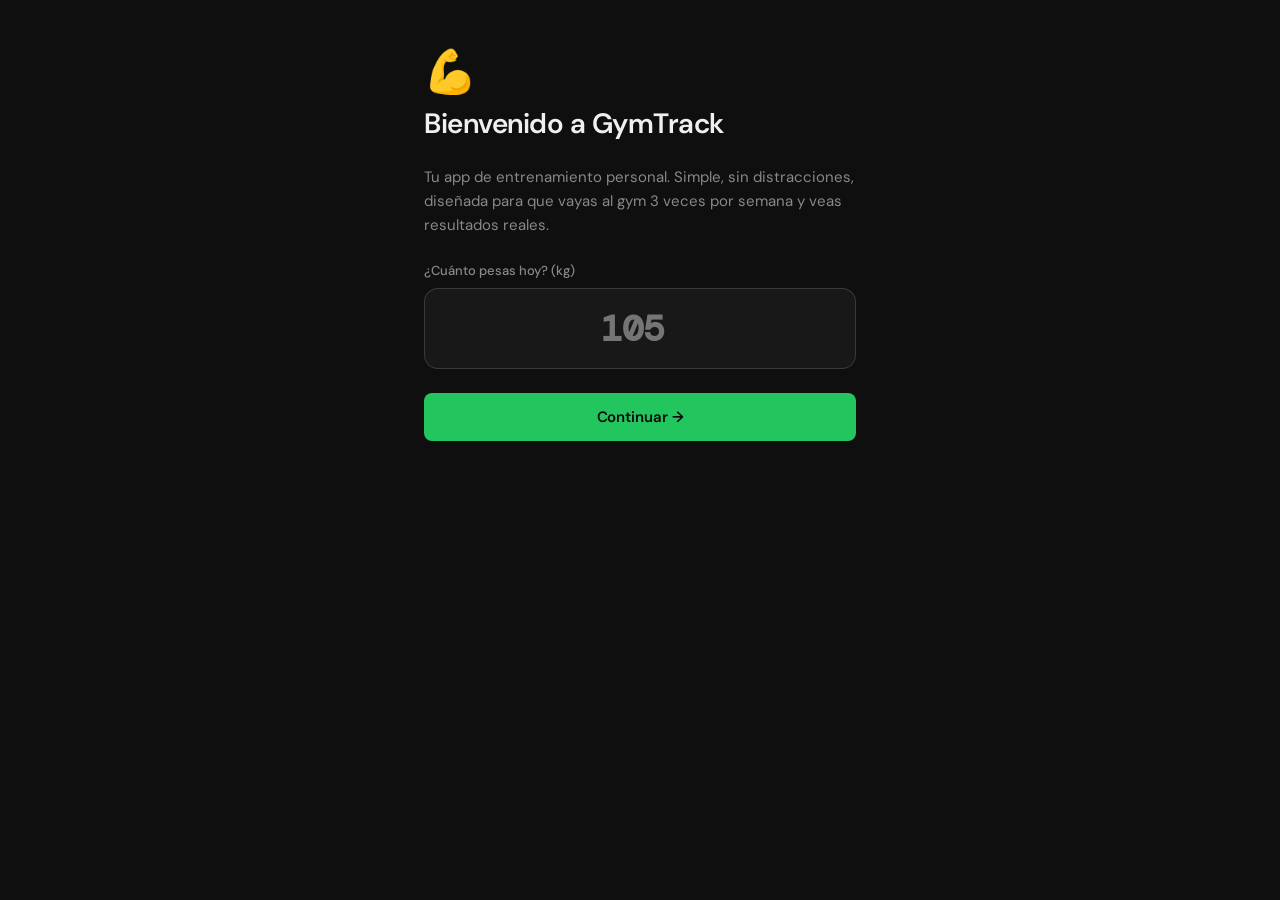
<file: gymtrack.html>
<!DOCTYPE html>
<html lang="es">
<head>
<meta charset="UTF-8"/>
<meta name="viewport" content="width=device-width, initial-scale=1, viewport-fit=cover"/>
<meta name="apple-mobile-web-app-capable" content="yes"/>
<meta name="apple-mobile-web-app-status-bar-style" content="black-translucent"/>
<meta name="apple-mobile-web-app-title" content="GymTrack"/>
<meta name="theme-color" content="#0a0a0a"/>
<title>GymTrack</title>
<link rel="preconnect" href="https://fonts.googleapis.com"/>
<link href="https://fonts.googleapis.com/css2?family=DM+Sans:wght@300;400;500;600&family=DM+Mono:wght@400;500&display=swap" rel="stylesheet"/>
<style>
:root {
  --bg: #0f0f0f;
  --bg2: #181818;
  --bg3: #222;
  --border: rgba(255,255,255,0.08);
  --border2: rgba(255,255,255,0.14);
  --text: #f0f0f0;
  --text2: #888;
  --text3: #555;
  --green: #22c55e;
  --green-dim: rgba(34,197,94,0.12);
  --green-dim2: rgba(34,197,94,0.2);
  --red: #ef4444;
  --blue: #3b82f6;
  --amber: #f59e0b;
  --pink: #ec4899;
  --radius: 14px;
  --radius-sm: 8px;
  --safe-top: env(safe-area-inset-top, 0px);
  --safe-bot: env(safe-area-inset-bottom, 0px);
}
* { box-sizing: border-box; margin: 0; padding: 0; -webkit-tap-highlight-color: transparent; }
html, body { height: 100%; background: var(--bg); color: var(--text); font-family: 'DM Sans', sans-serif; font-size: 15px; line-height: 1.5; overscroll-behavior: none; }
button { font-family: inherit; cursor: pointer; border: none; background: none; color: inherit; }
input { font-family: inherit; }

/* ── APP SHELL ── */
#app { display: flex; flex-direction: column; height: 100vh; max-width: 480px; margin: 0 auto; position: relative; overflow: hidden; }
#screen { flex: 1; overflow-y: auto; overflow-x: hidden; -webkit-overflow-scrolling: touch; padding-bottom: calc(68px + var(--safe-bot)); }
#screen::-webkit-scrollbar { display: none; }

/* ── BOTTOM NAV ── */
.botbar { position: absolute; bottom: 0; left: 0; right: 0; height: calc(60px + var(--safe-bot)); padding-bottom: var(--safe-bot); display: flex; background: rgba(15,15,15,0.92); backdrop-filter: blur(20px); border-top: 1px solid var(--border); z-index: 100; }
.bb { flex: 1; display: flex; flex-direction: column; align-items: center; justify-content: center; gap: 4px; color: var(--text3); font-size: 10px; font-weight: 500; letter-spacing: .3px; text-transform: uppercase; transition: color .2s; }
.bb.on { color: var(--green); }
.bb svg { width: 22px; height: 22px; }
.bb .dot { width: 4px; height: 4px; border-radius: 50%; background: var(--green); display: none; margin-top: -2px; }
.bb.on .dot { display: block; }

/* ── TOPBAR ── */
.topbar { padding: calc(var(--safe-top) + 18px) 20px 14px; border-bottom: 1px solid var(--border); }
.topbar-row { display: flex; align-items: center; justify-content: space-between; }
.topbar h1 { font-size: 20px; font-weight: 600; letter-spacing: -.3px; }
.topbar .sub { font-size: 13px; color: var(--text2); margin-top: 3px; }

/* ── CARDS ── */
.card { background: var(--bg2); border: 1px solid var(--border); border-radius: var(--radius); padding: 16px; margin: 0 14px 10px; }
.card-label { font-size: 10px; font-weight: 600; color: var(--text3); text-transform: uppercase; letter-spacing: 1px; margin-bottom: 10px; }

/* ── METRICS ── */
.mrow { display: grid; grid-template-columns: 1fr 1fr 1fr; gap: 8px; margin: 0 14px 10px; }
.met { background: var(--bg2); border: 1px solid var(--border); border-radius: var(--radius-sm); padding: 12px 10px; text-align: center; }
.mval { font-size: 22px; font-weight: 600; line-height: 1; font-variant-numeric: tabular-nums; }
.mlbl { font-size: 10px; color: var(--text2); margin-top: 4px; text-transform: uppercase; letter-spacing: .5px; }

/* ── PROGRESS BAR ── */
.pbar { background: var(--bg3); border-radius: 20px; height: 4px; overflow: hidden; }
.pinner { height: 4px; background: var(--green); border-radius: 20px; transition: width .5s cubic-bezier(.4,0,.2,1); }

/* ── WEEK DOTS ── */
.wgrid { display: grid; grid-template-columns: repeat(7,1fr); gap: 4px; margin-top: 10px; }
.dd { height: 34px; border-radius: 8px; display: flex; flex-direction: column; align-items: center; justify-content: center; font-size: 10px; font-weight: 600; gap: 2px; text-transform: uppercase; letter-spacing: .3px; }
.dd.done { background: var(--green-dim2); color: var(--green); border: 1px solid rgba(34,197,94,.3); }
.dd.plan { background: var(--bg3); color: var(--text2); border: 1px solid var(--border); }
.dd.rest { color: var(--text3); }
.dd.today { border: 1px solid var(--green); color: var(--green); background: var(--bg3); }

/* ── EXERCISE CARDS ── */
.excard { border: 1px solid var(--border); border-radius: var(--radius); margin: 0 14px 8px; overflow: hidden; transition: border-color .2s; }
.excard.open { border-color: var(--border2); }
.exh { padding: 13px 14px; display: flex; align-items: center; gap: 11px; cursor: pointer; user-select: none; }
.exic { width: 38px; height: 38px; border-radius: 10px; background: var(--bg3); display: flex; align-items: center; justify-content: center; font-size: 18px; flex-shrink: 0; }
.exin { flex: 1; min-width: 0; }
.exn { font-size: 14px; font-weight: 500; white-space: nowrap; overflow: hidden; text-overflow: ellipsis; }
.exm { font-size: 12px; color: var(--text2); margin-top: 1px; }
.exarrow { font-size: 14px; color: var(--text3); transition: transform .2s; }
.excard.open .exarrow { transform: rotate(180deg); }
.exdone { font-size: 18px; }
.exb { padding: 12px 14px 14px; border-top: 1px solid var(--border); background: #141414; }

/* ── TIP BOX ── */
.tip { font-size: 12px; color: var(--text2); line-height: 1.6; padding: 10px 12px; background: rgba(34,197,94,.06); border-radius: var(--radius-sm); border-left: 2px solid var(--green); margin-bottom: 12px; }

/* ── SET BUTTONS ── */
.srow { display: flex; gap: 8px; margin-bottom: 12px; }
.sb { width: 40px; height: 40px; border-radius: 50%; border: 1px solid var(--border2); background: var(--bg3); font-size: 13px; font-weight: 600; color: var(--text2); transition: all .15s; }
.sb.on { background: var(--green); color: #fff; border-color: var(--green); }

/* ── INPUTS ── */
.irow { display: flex; gap: 8px; align-items: center; margin-bottom: 8px; }
.irow label { font-size: 12px; color: var(--text2); width: 40px; flex-shrink: 0; }
.irow input, .inp { flex: 1; padding: 9px 12px; border: 1px solid var(--border2); border-radius: var(--radius-sm); background: var(--bg3); color: var(--text); font-size: 14px; font-family: 'DM Mono', monospace; outline: none; transition: border-color .2s; }
.irow input:focus, .inp:focus { border-color: var(--green); }

/* ── SUGGESTION BOX ── */
.sug { padding: 10px 12px; border-radius: var(--radius-sm); font-size: 13px; line-height: 1.5; margin-bottom: 8px; }
.sug.up { background: rgba(34,197,94,.1); color: #86efac; border: 1px solid rgba(34,197,94,.2); }
.sug.ok { background: rgba(59,130,246,.1); color: #93c5fd; border: 1px solid rgba(59,130,246,.2); }
.sug.dn { background: rgba(245,158,11,.1); color: #fcd34d; border: 1px solid rgba(245,158,11,.2); }

/* ── BUTTONS ── */
.btn { display: block; width: 100%; padding: 14px; border-radius: var(--radius-sm); font-size: 15px; font-weight: 600; transition: all .15s; letter-spacing: -.1px; }
.bp { background: var(--green); color: #0a0a0a; }
.bp:active { background: #16a34a; transform: scale(.98); }
.bs { background: var(--bg3); color: var(--text); border: 1px solid var(--border2); }
.bs:active { background: var(--bg2); }
.pill { display: inline-flex; padding: 4px 12px; border-radius: 20px; font-size: 12px; font-weight: 600; letter-spacing: .3px; text-transform: uppercase; }
.pa { background: rgba(59,130,246,.15); color: #93c5fd; }
.pb { background: rgba(236,72,153,.15); color: #f9a8d4; }
.pc { background: rgba(34,197,94,.15); color: #86efac; }

/* ── SPARKLINE ── */
.carea { height: 100px; margin-top: 8px; }
.carea svg { width: 100%; height: 100%; }

/* ── TABS ── */
.tabs { display: flex; background: var(--bg3); border-radius: var(--radius-sm); margin: 12px 14px; padding: 3px; gap: 3px; }
.tab { flex: 1; padding: 9px 4px; border-radius: 6px; font-size: 13px; font-weight: 600; color: var(--text2); transition: all .15s; }
.tab.on { background: var(--bg2); color: var(--text); border: 1px solid var(--border2); }

/* ── ONBOARDING ── */
#onboarding { position: fixed; inset: 0; background: var(--bg); z-index: 999; display: flex; flex-direction: column; overflow-y: auto; padding: calc(var(--safe-top) + 40px) 24px calc(var(--safe-bot) + 40px); max-width: 480px; margin: 0 auto; }
.ob-step { display: none; flex-direction: column; gap: 24px; animation: fadeUp .3s ease; }
.ob-step.active { display: flex; }
@keyframes fadeUp { from { opacity: 0; transform: translateY(16px); } to { opacity: 1; transform: translateY(0); } }
.ob-logo { font-size: 42px; margin-bottom: 4px; }
.ob-title { font-size: 28px; font-weight: 600; letter-spacing: -.5px; line-height: 1.2; }
.ob-sub { font-size: 15px; color: var(--text2); line-height: 1.6; }
.ob-label { font-size: 13px; font-weight: 500; color: var(--text2); margin-bottom: 8px; }
.ob-input { width: 100%; padding: 16px; border: 1px solid var(--border2); border-radius: var(--radius); background: var(--bg2); color: var(--text); font-size: 18px; font-family: 'DM Mono', monospace; font-weight: 500; outline: none; text-align: center; transition: border-color .2s; }
.ob-input:focus { border-color: var(--green); }
.ob-input.big { font-size: 36px; font-weight: 600; letter-spacing: -1px; }
.ob-days { display: grid; grid-template-columns: 1fr 1fr 1fr; gap: 8px; }
.ob-day { padding: 14px 8px; border: 1px solid var(--border2); border-radius: var(--radius); background: var(--bg2); font-size: 13px; font-weight: 600; color: var(--text2); text-align: center; transition: all .2s; }
.ob-day.sel { border-color: var(--green); background: var(--green-dim2); color: var(--green); }
.ob-day .day-icon { font-size: 22px; margin-bottom: 4px; }
.ob-day .day-name { font-size: 13px; font-weight: 600; }
.ob-day .day-focus { font-size: 10px; color: var(--text2); margin-top: 2px; font-weight: 400; }
.ob-day.sel .day-focus { color: rgba(34,197,94,.7); }
.ob-note { font-size: 12px; color: var(--text3); line-height: 1.5; }

/* ── MODAL ── */
.mover { position: fixed; inset: 0; background: rgba(0,0,0,.7); display: flex; align-items: flex-end; z-index: 200; backdrop-filter: blur(4px); }
.modal { background: var(--bg2); border-radius: var(--radius) var(--radius) 0 0; padding: 20px 20px calc(20px + var(--safe-bot)); width: 100%; border-top: 1px solid var(--border); }
.modal h3 { font-size: 17px; font-weight: 600; margin-bottom: 14px; }

/* ── EMPTY STATE ── */
.empty { text-align: center; padding: 32px 20px; }
.empty .eic { font-size: 40px; margin-bottom: 12px; }
.empty p { font-size: 14px; color: var(--text2); line-height: 1.6; }

/* ── SECTION HEADING ── */
.sh { font-size: 10px; font-weight: 600; color: var(--text3); text-transform: uppercase; letter-spacing: 1px; margin: 16px 14px 8px; }
</style>
</head>
<body>

<!-- ONBOARDING -->
<div id="onboarding">

  <!-- Step 1: Welcome -->
  <div class="ob-step active" id="ob1">
    <div>
      <div class="ob-logo">💪</div>
      <div class="ob-title">Bienvenido a GymTrack</div>
    </div>
    <div class="ob-sub">Tu app de entrenamiento personal. Simple, sin distracciones, diseñada para que vayas al gym 3 veces por semana y veas resultados reales.</div>
    <div>
      <div class="ob-label">¿Cuánto pesas hoy? (kg)</div>
      <input class="ob-input big" id="ob-weight" type="number" placeholder="105" step="0.1" inputmode="decimal"/>
    </div>
    <button class="btn bp" onclick="obNext1()">Continuar →</button>
  </div>

  <!-- Step 2: Choose starting day -->
  <div class="ob-step" id="ob2">
    <div>
      <div class="ob-title">¿Con qué día empezamos hoy?</div>
      <div class="ob-sub" style="margin-top:8px">Elige el entrenamiento que harás en tu primera sesión.</div>
    </div>
    <div class="ob-days">
      <div class="ob-day sel" id="sel-A" onclick="selDay('A')">
        <div class="day-icon">🦵</div>
        <div class="day-name">Día A</div>
        <div class="day-focus">Piernas + abdomen</div>
      </div>
      <div class="ob-day" id="sel-B" onclick="selDay('B')">
        <div class="day-icon">🏋️</div>
        <div class="day-name">Día B</div>
        <div class="day-focus">Pecho + hombros</div>
      </div>
      <div class="ob-day" id="sel-C" onclick="selDay('C')">
        <div class="day-icon">🚣</div>
        <div class="day-name">Día C</div>
        <div class="day-focus">Espalda + bíceps</div>
      </div>
    </div>
    <div class="ob-note">El orden A → B → C se rotará automáticamente cada semana. Puedes empezar con cualquiera.</div>
    <button class="btn bp" onclick="obFinish()">Empezar a entrenar →</button>
  </div>

</div>

<!-- MAIN APP -->
<div id="app" style="display:none">
  <div id="screen"></div>
  <nav class="botbar">
    <button class="bb on" id="nb-dash" onclick="go('dash')">
      <svg viewBox="0 0 24 24" fill="none" stroke="currentColor" stroke-width="1.8"><rect x="3" y="3" width="7" height="7" rx="1.5"/><rect x="14" y="3" width="7" height="7" rx="1.5"/><rect x="3" y="14" width="7" height="7" rx="1.5"/><rect x="14" y="14" width="7" height="7" rx="1.5"/></svg>
      Inicio
      <div class="dot"></div>
    </button>
    <button class="bb" id="nb-workout" onclick="go('workout')">
      <svg viewBox="0 0 24 24" fill="none" stroke="currentColor" stroke-width="1.8"><path d="M6 4v16M18 4v16M3 8h4M17 8h4M3 16h4M17 16h4"/></svg>
      Entreno
      <div class="dot"></div>
    </button>
    <button class="bb" id="nb-prog" onclick="go('prog')">
      <svg viewBox="0 0 24 24" fill="none" stroke="currentColor" stroke-width="1.8"><polyline points="22,12 18,12 15,21 9,3 6,12 2,12"/></svg>
      Progreso
      <div class="dot"></div>
    </button>
  </nav>
</div>

<script>
// ── TRAINING PLAN ──
const PLAN = {
  A:{label:'Día A',focus:'Piernas + abdomen',pill:'pa',ex:[
    {id:'a1',n:'Calentamiento — caminadora',ic:'🚶',eq:'Caminadora',s:1,r:'8 min',tip:'4–5 km/h sin inclinación. El objetivo es entrar en calor, no cansarse. Respira tranquilo.',cardio:true},
    {id:'a2',n:'Sentadilla en Smith',ic:'🏋️',eq:'Smith machine + banco',s:3,r:12,tip:'Pies al ancho de hombros. Barra en la parte alta de la espalda. Baja hasta que los muslos queden paralelos al piso. Empuja desde los talones. Deja 2 reps en reserva.'},
    {id:'a3',n:'Extensión de cuádriceps',ic:'🦵',eq:'Máquina de extensión',s:3,r:12,tip:'Ajusta el asiento para que la rodilla quede alineada con el pivote. Sube en 2s, baja en 3s. No bloquees la rodilla arriba.'},
    {id:'a4',n:'Curl de femoral',ic:'🦿',eq:'Máquina de curl femoral',s:3,r:12,tip:'Dobla hasta que los talones casi toquen los glúteos. Sostén 1s arriba. Controla el regreso — no dejes que caiga solo.'},
    {id:'a5',n:'Crunch en cable',ic:'⚡',eq:'Cable dual',s:3,r:15,tip:'Cuerda en polea alta, arrodíllado de cara al cable. Jala los codos hacia las rodillas curvando la columna — no las caderas. Siente el abdomen contraerse.'},
    {id:'a6',n:'Cardio — caminadora',ic:'🏃',eq:'Caminadora',s:1,r:'15 min',tip:'Inclinación 3–5%, 5 km/h. Respiración constante. Este es tu tiempo de quema de grasa — mantenlo manejable.',cardio:true},
  ]},
  B:{label:'Día B',focus:'Empuje — pecho, hombros, tríceps',pill:'pb',ex:[
    {id:'b1',n:'Calentamiento — caminadora',ic:'🚶',eq:'Caminadora',s:1,r:'8 min',tip:'4–5 km/h. Mueve los brazos. Aumenta el ritmo gradualmente después de 3 minutos.',cardio:true},
    {id:'b2',n:'Press inclinado en Smith',ic:'🏋️',eq:'Smith machine + banco',s:3,r:10,tip:'Banco a 30–45°. Barra al pecho superior. Empuja hacia arriba. Pies planos en el piso. Aprieta el pecho arriba. Deja 2 reps en reserva.'},
    {id:'b3',n:'Aperturas en máquina',ic:'🤸',eq:'Máquina de aperturas',s:3,r:12,tip:'Siente el estiramiento al abrir — no vayas rápido. Cierra hasta que los mangos casi se toquen. No necesitas mucho peso aquí.'},
    {id:'b4',n:'Elevación lateral en cable',ic:'⚡',eq:'Cable dual',s:3,r:12,tip:'Un brazo a la vez, cable abajo. Levanta el brazo hacia afuera hasta el nivel del hombro solamente. Codo ligeramente doblado. Muy poco peso.'},
    {id:'b5',n:'Jalón de tríceps en cable',ic:'⬇️',eq:'Cable dual',s:3,r:12,tip:'Cuerda o barra recta. Los codos se quedan pegados a los costados. Empuja hasta que los brazos queden rectos. Aprieta abajo. Controla el regreso.'},
    {id:'b6',n:'Cardio — caminadora',ic:'🏃',eq:'Caminadora',s:1,r:'15 min',tip:'Inclinación 3–5%, 5 km/h. Ritmo de enfriamiento activo. Lo hiciste bien.',cardio:true},
  ]},
  C:{label:'Día C',focus:'Jale — espalda y bíceps',pill:'pc',ex:[
    {id:'c1',n:'Calentamiento — caminadora',ic:'🚶',eq:'Caminadora',s:1,r:'8 min',tip:'Camina suave. Haz círculos con los hombros — hoy es día de jalar.',cardio:true},
    {id:'c2',n:'Jalón al pecho',ic:'🏋️',eq:'Jalón / remo sentado',s:3,r:12,tip:'Agarre un poco más ancho que los hombros. Jala la barra al pecho superior. Inclínate un poco hacia atrás. No balancees. La espalda hace el trabajo, no los brazos.'},
    {id:'c3',n:'Remo sentado en máquina',ic:'🚣',eq:'Jalón / remo sentado',s:3,r:12,tip:'Siéntate erguido. Jala el agarre hacia el ombligo. Aprieta los omóplatos al final del movimiento. Regreso lento — 3 segundos.'},
    {id:'c4',n:'Remo con mancuerna',ic:'💪',eq:'Mancuernas',s:3,r:10,tip:'Apóyate en el banco con una mano y una rodilla. Jala la mancuerna hacia la cadera — no hacia el hombro. El codo va directo hacia atrás.'},
    {id:'c5',n:'Curl de bíceps en cable',ic:'⚡',eq:'Cable dual',s:3,r:12,tip:'Barra EZ o cuerda. De pie cerca del cable. Codos fijos a los costados. Sube completamente. Aprieta arriba. Controla el regreso. Poco peso, rango completo.'},
    {id:'c6',n:'Aperturas inversas en máquina',ic:'🔄',eq:'Máquina de aperturas/inversas',s:3,r:15,tip:'Usa la máquina de aperturas al revés o la pec-deck invertida. Aprieta los deltoides posteriores. Muy poco peso — busca la sensación, no el número.'},
    {id:'c7',n:'Cardio — caminadora',ic:'🏃',eq:'Caminadora',s:1,r:'15 min',tip:'Caminata con inclinación. Si te sientes con energía, prueba 1 minuto de trote suave, luego vuelve a caminar.',cardio:true},
  ]}
};

const DAY_ORDER = ['A','B','C'];

// ── STATE (persisted to localStorage) ──
function loadState() {
  try {
    const raw = localStorage.getItem('gymtrack_v3');
    if (raw) return JSON.parse(raw);
  } catch(e) {}
  return null;
}
function saveState() {
  localStorage.setItem('gymtrack_v3', JSON.stringify(S));
}

const defaults = {
  tab: 'dash',
  day: 'A',           // current workout tab
  nextDay: 'A',       // next session day
  open: null,
  logs: {},           // {exId: {w, r}}
  sets: {},           // {exId: {0:bool,1:bool,...}}
  weights: [],        // [{d: 'DD MMM', v: number, ts: timestamp}]
  sessions: [],       // [{day, date, ts}]
  strength: {},       // {exId: [{d, v, ts}]}
  wmodal: false,
  wnew: '',
  onboarded: false,
  startDay: 'A'
};

let S = Object.assign({}, defaults, loadState() || {});

// ── ONBOARDING ──
let obSelectedDay = 'A';
let obWeight = '';

function selDay(d) {
  obSelectedDay = d;
  ['A','B','C'].forEach(k => document.getElementById('sel-'+k).classList.toggle('sel', k===d));
}

function obNext1() {
  const v = parseFloat(document.getElementById('ob-weight').value);
  if (!v || v < 30 || v > 300) {
    document.getElementById('ob-weight').focus();
    document.getElementById('ob-weight').style.borderColor = '#ef4444';
    setTimeout(() => document.getElementById('ob-weight').style.borderColor = '', 1500);
    return;
  }
  obWeight = v;
  document.getElementById('ob1').classList.remove('active');
  document.getElementById('ob2').classList.add('active');
}

function obFinish() {
  const today = fmtDate(new Date());
  S.weights.push({ d: today, v: obWeight, ts: Date.now() });
  S.startDay = obSelectedDay;
  S.nextDay = obSelectedDay;
  S.day = obSelectedDay;
  S.onboarded = true;
  saveState();
  document.getElementById('onboarding').style.display = 'none';
  document.getElementById('app').style.display = 'flex';
  render();
}

function fmtDate(date) {
  const months = ['Ene','Feb','Mar','Abr','May','Jun','Jul','Ago','Sep','Oct','Nov','Dic'];
  return date.getDate() + ' ' + months[date.getMonth()];
}

// ── NAVIGATION ──
function go(tab) {
  S.tab = tab;
  ['dash','workout','prog'].forEach(t => document.getElementById('nb-'+t).classList.toggle('on', t===tab));
  render();
  saveState();
}

// ── SPARKLINE ──
function spark(data, color) {
  if (!data || data.length < 2) return `<div style="display:flex;align-items:center;justify-content:center;height:100%;color:var(--text3);font-size:12px">Necesitas al menos 2 registros para ver la gráfica</div>`;
  const vs = data.map(d => d.v);
  const mn = Math.min(...vs) - 0.5, mx = Math.max(...vs) + 0.5;
  const W = 300, H = 90;
  const px = (i) => (i / (data.length-1)) * (W-30) + 15;
  const py = (v) => H - 14 - ((v-mn)/(mx-mn)) * (H-30);
  const pts = data.map((d,i) => px(i)+','+py(d.v)).join(' ');
  const pathD = data.map((d,i) => (i===0?'M':'L')+px(i).toFixed(1)+','+py(d.v).toFixed(1)).join(' ');
  const areaD = pathD + ` L${px(data.length-1)},${H} L${px(0)},${H} Z`;
  return `<svg viewBox="0 0 ${W} ${H}" preserveAspectRatio="none">
    <defs><linearGradient id="g${color.replace('#','')}" x1="0" y1="0" x2="0" y2="1"><stop offset="0%" stop-color="${color}" stop-opacity=".25"/><stop offset="100%" stop-color="${color}" stop-opacity="0"/></linearGradient></defs>
    <path d="${areaD}" fill="url(#g${color.replace('#','')})" />
    <polyline points="${pts}" fill="none" stroke="${color}" stroke-width="2" stroke-linejoin="round" stroke-linecap="round"/>
    ${data.map((d,i) => {
      const x = px(i), y = py(d.v);
      return `<circle cx="${x}" cy="${y}" r="3.5" fill="${color}" stroke="var(--bg2)" stroke-width="1.5"/>
      <text x="${x}" y="${y-8}" text-anchor="middle" font-size="9" fill="${color}" font-family="DM Mono,monospace">${d.v}</text>`;
    }).join('')}
    ${data.map((d,i) => {
      const x = px(i);
      return `<text x="${x}" y="${H-2}" text-anchor="middle" font-size="8" fill="var(--text3)" font-family="DM Sans,sans-serif">${d.d}</text>`;
    }).join('')}
  </svg>`;
}

// ── PROGRESSION LOGIC ──
function getSug(id, sets, reps) {
  const c = S.sets[id] || {}, done = Object.values(c).filter(Boolean).length;
  if (done < sets) return null;
  const l = S.logs[id] || {}, w = parseFloat(l.w) || 0, r = parseInt(l.r) || 0, rt = parseInt(reps) || 12;
  if (!w) return null;
  if (r >= rt) return { t:'up', m:`¡Todo completado! Próxima sesión prueba con ${(w+2.5).toFixed(1)} kg (+2.5 kg). 🎯` };
  if (r > 0 && r < rt - 2) return { t:'dn', m:`Sin problema — mantén ${w} kg la próxima sesión hasta que las reps salgan limpias. ✊` };
  return { t:'ok', m:`Buen trabajo con ${w} kg. Mantén este peso la próxima sesión. 👍` };
}

// ── SET / LOG ACTIONS ──
function toggleSet(id, i) {
  if (!S.sets[id]) S.sets[id] = {};
  S.sets[id][i] = !S.sets[id][i];
  saveState(); render();
}
function updLog(id, f, v) {
  if (!S.logs[id]) S.logs[id] = {};
  S.logs[id][f] = v;
  saveState();
}

// ── NEXT DAY ROTATION ──
function getNextDay(current) {
  const idx = DAY_ORDER.indexOf(current);
  return DAY_ORDER[(idx+1) % 3];
}

// ── WEEK GRID ──
function renderWeekGrid() {
  const labels = ['L','M','X','J','V','S','D'];
  const today = new Date();
  const dow = today.getDay(); // 0=sun
  const mondayOffset = dow === 0 ? -6 : 1 - dow;
  const monday = new Date(today); monday.setDate(today.getDate() + mondayOffset);
  return labels.map((lbl, i) => {
    const d = new Date(monday); d.setDate(monday.getDate() + i);
    const ds = fmtDate(d);
    const isToday = d.toDateString() === today.toDateString();
    const done = S.sessions.some(s => s.date === ds);
    const cls = done ? 'done' : isToday ? 'today' : (i > 4 ? 'rest' : 'plan');
    return `<div class="dd ${cls}">${lbl}${done ? '<span style="font-size:8px">✓</span>' : ''}</div>`;
  }).join('');
}

// ── SCREENS ──
function renderDash() {
  const lw = S.weights.length ? S.weights[S.weights.length-1] : null;
  const pw = S.weights.length > 1 ? S.weights[S.weights.length-2] : null;
  const diff = lw && pw ? (lw.v - pw.v).toFixed(1) : '—';
  const sign = parseFloat(diff) > 0 ? '+' : '';
  const total = S.sessions.length;
  const thisWeek = (() => {
    const today = new Date(), dow = today.getDay();
    const mondayOffset = dow === 0 ? -6 : 1 - dow;
    const monday = new Date(today); monday.setDate(today.getDate() + mondayOffset);
    const sunday = new Date(monday); sunday.setDate(monday.getDate() + 6);
    return S.sessions.filter(s => {
      if (!s.ts) return false;
      const d = new Date(s.ts);
      return d >= monday && d <= sunday;
    }).length;
  })();

  return `
  <div class="topbar">
    <div class="topbar-row">
      <div>
        <h1>¡Hola, campeón! 💪</h1>
        <div class="sub">${total === 0 ? 'Primera sesión — ¡vamos a ello!' : `${total} sesión${total>1?'es':''} completada${total>1?'s':''}`}</div>
      </div>
      <button onclick="S.wmodal=true;render()" style="background:var(--bg3);border:1px solid var(--border2);border-radius:var(--radius-sm);padding:8px 12px;font-size:12px;font-weight:600;color:var(--text2)">+ Peso</button>
    </div>
  </div>

  <div style="padding:10px 14px 0"><div class="card-label">Esta semana</div></div>
  <div class="card">
    <div style="display:flex;justify-content:space-between;align-items:center;margin-bottom:6px">
      <span style="font-size:14px;font-weight:500">${thisWeek} de 3 sesiones</span>
      <span style="font-size:12px;color:${thisWeek>=3?'var(--green)':'var(--text2)';}">${thisWeek>=3?'¡Semana completa! 🎉':thisWeek>0?'En camino 🔥':'Empieza hoy 👊'}</span>
    </div>
    <div class="pbar"><div class="pinner" style="width:${Math.min(100,Math.round(thisWeek/3*100))}%"></div></div>
    <div class="wgrid">${renderWeekGrid()}</div>
    <div style="display:flex;gap:12px;margin-top:8px;font-size:10px;color:var(--text3)">
      <span style="color:var(--green)">■ Completado</span>
      <span style="color:var(--green);border:1px solid var(--green);padding:0 2px">■</span><span> Hoy</span>
      <span>■ Planificado</span>
    </div>
  </div>

  <div class="mrow">
    <div class="met"><div class="mval">${total}</div><div class="mlbl">Sesiones</div></div>
    <div class="met"><div class="mval" style="color:var(--green)">${lw ? lw.v : '—'}</div><div class="mlbl">kg hoy</div></div>
    <div class="met"><div class="mval" style="color:${parseFloat(diff)<=0?'var(--green)':'var(--red)'}">${diff !== '—' ? sign+diff : '—'}</div><div class="mlbl">kg cambio</div></div>
  </div>

  <div class="card">
    <div class="card-label">Peso corporal</div>
    ${S.weights.length >= 2
      ? `<div class="carea">${spark(S.weights, '#22c55e')}</div>`
      : `<div class="empty"><div class="eic">📊</div><p>Registra tu peso cada día de entrenamiento para ver tu progreso aquí.</p></div>`
    }
    <button class="btn bs" style="margin-top:10px" onclick="S.wmodal=true;render()">Registrar peso de hoy</button>
  </div>

  <div class="card">
    <div class="card-label">Próxima sesión</div>
    <div style="display:flex;align-items:center;gap:10px;margin-bottom:12px">
      <span class="pill p${S.nextDay.toLowerCase()}">${PLAN[S.nextDay].label}</span>
      <span style="font-size:14px;color:var(--text2)">${PLAN[S.nextDay].focus}</span>
    </div>
    <button class="btn bp" onclick="S.day=S.nextDay;go('workout')">Empezar ${PLAN[S.nextDay].label} →</button>
  </div>

  ${S.wmodal ? `
  <div class="mover" onclick="if(event.target===this){S.wmodal=false;render()}">
    <div class="modal">
      <h3>Registrar peso corporal</h3>
      <input class="ob-input big" type="number" placeholder="${lw ? lw.v : '105'}" value="${S.wnew}" oninput="S.wnew=this.value" step="0.1" inputmode="decimal" autofocus/>
      <div style="display:flex;gap:8px;margin-top:10px">
        <button class="btn bp" style="flex:1" onclick="logW()">Guardar</button>
        <button class="btn bs" style="width:80px" onclick="S.wmodal=false;render()">Cancelar</button>
      </div>
    </div>
  </div>` : ''}`;
}

function logW() {
  const v = parseFloat(S.wnew);
  if (!v || v < 30 || v > 300) return;
  S.weights.push({ d: fmtDate(new Date()), v, ts: Date.now() });
  S.wmodal = false; S.wnew = '';
  saveState(); render();
}

function renderWorkout() {
  const tabs = ['A','B','C'].map(k =>
    `<button class="tab ${S.day===k?'on':''}" onclick="S.day='${k}';render()">${PLAN[k].label}</button>`
  ).join('');
  const day = PLAN[S.day];
  const strEx = day.ex.filter(e => !e.cardio);
  const doneEx = strEx.filter(e => Object.values(S.sets[e.id]||{}).filter(Boolean).length >= e.s).length;
  const pct = strEx.length ? Math.round(doneEx/strEx.length*100) : 0;

  const exHtml = day.ex.map(ex => {
    const isOpen = S.open === ex.id;
    const c = S.sets[ex.id] || {};
    const allDone = ex.cardio ? c[0]===true : Object.values(c).filter(Boolean).length >= ex.s;
    const l = S.logs[ex.id] || {};
    const sug = !ex.cardio ? getSug(ex.id, ex.s, ex.r) : null;
    const sbHtml = !ex.cardio ? Array.from({length:ex.s},(_,i)=>
      `<button class="sb ${c[i]?'on':''}" onclick="toggleSet('${ex.id}',${i})">${c[i]?'✓':i+1}</button>`
    ).join('') : '';

    return `<div class="excard${isOpen?' open':''}">
      <div class="exh" onclick="S.open=S.open==='${ex.id}'?null:'${ex.id}';render()">
        <div class="exic">${ex.ic}</div>
        <div class="exin">
          <div class="exn">${ex.n}</div>
          <div class="exm">${ex.eq} · ${ex.cardio ? ex.r : ex.s+'×'+ex.r+' reps'}</div>
        </div>
        ${allDone ? '<div class="exdone">✅</div>' : `<div class="exarrow">▼</div>`}
      </div>
      ${isOpen ? `<div class="exb">
        <div class="tip">${ex.tip}</div>
        ${!ex.cardio ? `
          <div style="font-size:11px;color:var(--text2);margin-bottom:8px;text-transform:uppercase;letter-spacing:.5px;font-weight:600">Series completadas</div>
          <div class="srow">${sbHtml}</div>
          <div class="irow"><label>Peso</label><input class="inp" type="number" placeholder="kg" value="${l.w||''}" oninput="updLog('${ex.id}','w',this.value)" step="2.5" inputmode="decimal"/></div>
          <div class="irow"><label>Reps</label><input class="inp" type="number" placeholder="${ex.r}" value="${l.r||''}" oninput="updLog('${ex.id}','r',this.value)" inputmode="numeric"/></div>
          ${sug ? `<div class="sug ${sug.t}">${sug.m}</div>` : ''}
        ` : `
          <button class="btn ${c[0]?'bs':'bp'}" onclick="toggleSet('${ex.id}',0);render()">
            ${c[0] ? '✅ Marcado como hecho' : 'Marcar como hecho'}
          </button>
        `}
      </div>` : ''}
    </div>`;
  }).join('');

  const allStrDone = doneEx === strEx.length && strEx.length > 0;

  return `
  <div class="topbar">
    <h1>${day.label} — ${day.focus}</h1>
    <div class="sub">${doneEx} / ${strEx.length} ejercicios de fuerza</div>
  </div>
  <div class="pbar" style="margin:8px 14px 0"><div class="pinner" style="width:${pct}%"></div></div>
  <div class="tabs">${tabs}</div>
  ${exHtml}
  <div style="padding:4px 14px 14px">
    <button class="btn ${allStrDone?'bp':'bs'}" onclick="finishSession()">
      ${allStrDone ? '✅ Finalizar y guardar entrenamiento' : 'Guardar entrenamiento (parcial)'}
    </button>
  </div>`;
}

function finishSession() {
  if (!confirm('¿Confirmar que terminaste el entrenamiento?')) return;
  const today = fmtDate(new Date());
  S.sessions.push({ day: S.day, date: today, ts: Date.now() });

  // Save strength data for key exercises
  const day = PLAN[S.day];
  day.ex.filter(e => !e.cardio).forEach(ex => {
    const l = S.logs[ex.id] || {};
    const w = parseFloat(l.w);
    if (w) {
      if (!S.strength[ex.id]) S.strength[ex.id] = [];
      S.strength[ex.id].push({ d: today, v: w, ts: Date.now() });
    }
  });

  // Advance next day
  S.nextDay = getNextDay(S.day);

  // Reset sets/logs for this day's exercises
  day.ex.forEach(ex => { S.sets[ex.id] = {}; S.logs[ex.id] = {}; });
  S.open = null;

  saveState();
  alert(`¡Entrenamiento guardado! Próxima sesión: ${PLAN[S.nextDay].label} 💪`);
  go('dash');
}

function renderProg() {
  const cols = { A:'#3b82f6', B:'#ec4899', C:'#22c55e' };
  const exNames = {};
  Object.values(PLAN).forEach(d => d.ex.forEach(e => { if (!e.cardio) exNames[e.id] = e.n; }));

  const hasStrength = Object.keys(S.strength).some(k => S.strength[k] && S.strength[k].length >= 1);

  const charts = Object.entries(S.strength).filter(([id,data])=>data&&data.length>0).map(([id,data]) => {
    const color = cols[id[0].toUpperCase()] || '#888';
    const name = exNames[id] || id;
    const last = data[data.length-1].v;
    const gain = data.length > 1 ? (last - data[0].v).toFixed(1) : null;
    return `<div class="card" style="margin-bottom:10px">
      <div class="card-label">${name}</div>
      <div style="display:flex;align-items:baseline;gap:8px;margin-bottom:4px">
        <span style="font-size:22px;font-weight:600;font-variant-numeric:tabular-nums">${last} kg</span>
        ${gain && parseFloat(gain) > 0 ? `<span style="font-size:13px;color:var(--green)">+${gain} kg ganados</span>` : gain && parseFloat(gain) < 0 ? `<span style="font-size:13px;color:var(--amber)">${gain} kg</span>` : `<span style="font-size:13px;color:var(--text2)">primer registro</span>`}
      </div>
      ${data.length >= 2 ? `<div class="carea">${spark(data,color)}</div>` : `<div style="font-size:12px;color:var(--text3);padding:8px 0">Necesitas al menos 2 sesiones para ver la gráfica.</div>`}
    </div>`;
  }).join('');

  const sessArr = ['A','B','C'];
  const cnt = { A: S.sessions.filter(s=>s.day==='A').length, B: S.sessions.filter(s=>s.day==='B').length, C: S.sessions.filter(s=>s.day==='C').length };

  return `
  <div class="topbar">
    <h1>Tu progreso</h1>
    <div class="sub">${S.sessions.length} sesión${S.sessions.length!==1?'es':''} registrada${S.sessions.length!==1?'s':''} en total</div>
  </div>

  <div class="sh">Constancia</div>
  <div class="card">
    <div style="display:flex;gap:12px">
      ${sessArr.map(d => `<div style="flex:1;text-align:center">
        <div style="font-size:26px;font-weight:600;color:${cols[d]};font-variant-numeric:tabular-nums">${cnt[d]}</div>
        <div style="font-size:11px;color:var(--text2);text-transform:uppercase;letter-spacing:.5px">Día ${d}</div>
        <div class="pbar" style="margin-top:6px"><div class="pinner" style="width:${Math.min(100,Math.round(cnt[d]/8*100))}%;background:${cols[d]}"></div></div>
      </div>`).join('')}
    </div>
  </div>

  <div class="sh">Peso corporal</div>
  <div class="card">
    ${S.weights.length >= 2 ? `
      <div class="carea">${spark(S.weights,'#22c55e')}</div>
      <div style="font-size:13px;color:var(--text2);margin-top:8px;display:flex;gap:12px">
        <span>Inicio: <strong style="color:var(--text)">${S.weights[0].v} kg</strong></span>
        <span>Actual: <strong style="color:var(--text)">${S.weights[S.weights.length-1].v} kg</strong></span>
        <span>Cambio: <strong style="color:${(S.weights[S.weights.length-1].v-S.weights[0].v)<=0?'var(--green)':'var(--red)'}">${((S.weights[S.weights.length-1].v-S.weights[0].v)>0?'+':'') + (S.weights[S.weights.length-1].v-S.weights[0].v).toFixed(1)} kg</strong></span>
      </div>` :
      `<div class="empty"><div class="eic">⚖️</div><p>Registra tu peso en cada sesión para ver la evolución aquí.</p></div>`
    }
  </div>

  <div class="sh">Fuerza por ejercicio</div>
  ${hasStrength ? charts : `<div class="card"><div class="empty"><div class="eic">🏋️</div><p>Completa entrenamientos y registra los pesos usados para ver tu evolución de fuerza aquí.</p></div></div>`}

  <div class="sh">Guía de progresión</div>
  <div class="card">
    <div style="display:flex;flex-direction:column;gap:10px;font-size:13px;line-height:1.6">
      <div style="display:flex;gap:10px;align-items:flex-start"><span style="color:var(--green);font-size:16px">✓</span><div><strong>¿Completaste todas las series y reps?</strong><br><span style="color:var(--text2)">Sube 2.5 kg la próxima sesión.</span></div></div>
      <div style="display:flex;gap:10px;align-items:flex-start"><span style="color:var(--amber);font-size:16px">~</span><div><strong>¿Te costó pero completaste casi todo?</strong><br><span style="color:var(--text2)">Mantén el mismo peso — la limpieza importa más.</span></div></div>
      <div style="display:flex;gap:10px;align-items:flex-start"><span style="color:var(--red);font-size:16px">↓</span><div><strong>¿No llegaste a las reps objetivo?</strong><br><span style="color:var(--text2)">Reduce 2.5 kg o mantén. No pasa nada.</span></div></div>
      <div style="display:flex;gap:10px;align-items:flex-start"><span style="color:var(--blue);font-size:16px">→</span><div><strong>La constancia lo es todo.</strong><br><span style="color:var(--text2)">3 días por semana durante meses gana siempre.</span></div></div>
    </div>
  </div>`;
}

function render() {
  const s = document.getElementById('screen');
  if (S.tab === 'dash') s.innerHTML = renderDash();
  else if (S.tab === 'workout') s.innerHTML = renderWorkout();
  else s.innerHTML = renderProg();
}

// ── INIT ──
if (S.onboarded) {
  document.getElementById('onboarding').style.display = 'none';
  document.getElementById('app').style.display = 'flex';
  render();
}
</script>
</body>
</html>
</file>
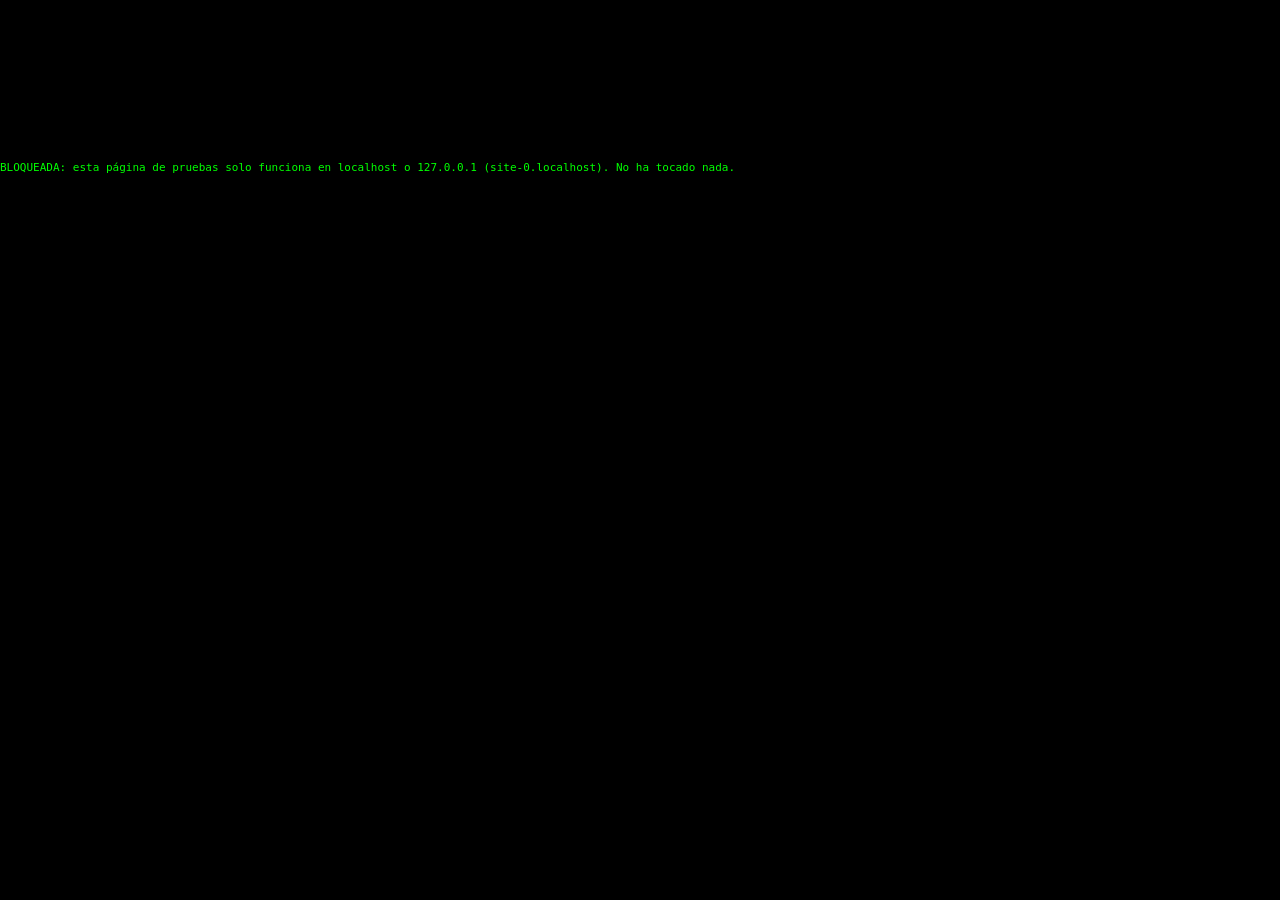
<file: tools/test/__seed.html>
<!doctype html><html><head><meta charset="utf-8"><meta name="robots" content="noindex"><title>seed</title></head>
<body style="margin:0;background:#000">
<iframe id="f" style="border:0;display:block"></iframe><pre id="out" style="color:#0f0;font:11px monospace;white-space:pre-wrap"></pre>
<script>
// Página de pruebas del kit (tools/test, la usa kit.js): siembra 6 meses de datos realistas, abre la app, ejecuta
// ?run=<js> dentro de ella y (con &out=1) escribe el resultado + errores JS en #out.
// Parámetros: &empty=1 usuario nuevo · &fresh=1 sin datos · &keep=1 no toca los datos · &tab= · &w= &h= · &wait=ms
//
// GUARDA. El repositorio se publica entero, así que esta página también está en gymteca.app/tools/test/__seed.html, en
// el mismo origen que la app. Escribe en localStorage con la clave real de la app («gymtrack_v3»): abierta en la web
// BORRARÍA los datos de quien la abriera. Por eso, fuera de localhost o 127.0.0.1 no hace nada (ni lee ni escribe ni
// carga la app). Lo comprueba «node tools/test/kit.js guarda» (y smoke.sh antes de cada pasada) con guarda.html.
const HOSTS_PRUEBA=['localhost','127.0.0.1'];
if(!HOSTS_PRUEBA.includes(location.hostname)){
  document.getElementById('out').textContent='BLOQUEADA: esta página de pruebas solo funciona en localhost o 127.0.0.1 ('+location.hostname+'). No ha tocado nada.';
  document.title='seed: bloqueada';
}else{
const q=new URLSearchParams(location.search);const H=+(q.get('h')||844),Wd=+(q.get('w')||390);
const f=document.getElementById('f');f.style.width=Wd+'px';f.style.height=H+'px';
let seed=7;const rnd=()=>{seed=(seed*16807)%2147483647;return seed/2147483647;};
const M=['Ene','Feb','Mar','Abr','May','Jun','Jul','Ago','Sep','Oct','Nov','Dic'];const fd=t=>{const d=new Date(t);return d.getDate()+' '+M[d.getMonth()];};
const DAY=864e5,end=Date.now()-DAY,start=end-197*DAY;
const weights=[];for(let t=start;t<=end;t+=(1+Math.floor(rnd()*2.2))*DAY){const fr=(t-start)/(end-start);weights.push({d:fd(t),v:Math.round((104.6-4*fr+.8*Math.sin(fr*9)+(rnd()-.5)*1.6)*10)/10,ts:t});}
weights[0].v=104.6;weights[weights.length-1].v=100.6;
const base={a2:40,a3:35,a4:30,a5:20,b2:30,b3:35,b4:5,b5:20,c2:45,c3:40,c4:16,c5:20,c6:25};
const order=['A','B','C'];const sessions=[],strength={};let k=0;
for(let t=start+5*DAY;t<=end;t+=DAY){const dw=new Date(t).getDay();if(![1,3,5].includes(dw))continue;if(rnd()<.12)continue;
  const day=order[k%3];k++;const dur=50+Math.floor(rnd()*28);
  sessions.push({day,date:fd(t),ts:t,doneEx:4,totalEx:4,note:rnd()<.08?'Buen día, subí peso en el compuesto':null,durationMin:dur});
  Object.keys(base).filter(id=>id[0].toUpperCase()===day).forEach(id=>{const n=(strength[id]||[]).length;const inc=id==='b4'?.5:2.5;
    const v=+(base[id]+inc*Math.floor(n/3)).toFixed(1);(strength[id]=strength[id]||[]).push({d:fd(t),v,r:10+Math.floor(rnd()*3),setsDone:3,rpe:+(1.4+rnd()*1.2).toFixed(2),muscle:null,ts:t});});}
const st={onboarded:true,startDay:'A',nextDay:order[k%3],day:order[k%3],schema_version:10,weights,sessions,strength,coachStart:sessions[0].ts,weeklyTarget:3,restWeeks:[],tab:q.get('tab')||'dash'};
if(q.get('empty')==='1'){st.weights=[{d:fd(end),v:100.6,ts:end}];st.sessions=[];st.strength={};st.coachStart=null;}
if(q.get('fresh')==='1'){localStorage.removeItem('gymtrack_v3');}else if(q.get('keep')!=='1')localStorage.setItem('gymtrack_v3',JSON.stringify(st));
const errs=[];
f.src='../../index.html'; // la app, en la raíz del repositorio (esta página vive en tools/test/)
f.onload=()=>{const w=f.contentWindow;w.addEventListener('error',e=>errs.push(String(e.message)+' @'+(e.lineno||'')));w.addEventListener('unhandledrejection',e=>errs.push('promise: '+String(e.reason&&e.reason.message||e.reason)));
  const oe=w.console.error.bind(w.console);w.console.error=(...a)=>{errs.push('console.error: '+a.map(String).join(' '));oe(...a);};
  setTimeout(async()=>{let res=null;try{if(q.get('run')){res=w.eval(q.get('run'));if(res&&typeof res.then==='function')res=await res;}}catch(e){errs.push('RUN: '+e.message);document.title='ERR '+e.message;}
    if(q.get('out')==='1'){await new Promise(r=>setTimeout(r,+(q.get('wait')||300)));let s;try{s=typeof res==='string'?res:JSON.stringify(res);}catch(e){s=String(res);}
      document.getElementById('out').textContent='RESULT:'+s+'\nERRORS:'+JSON.stringify(errs);}},200);};
}
</script></body></html>
</file>
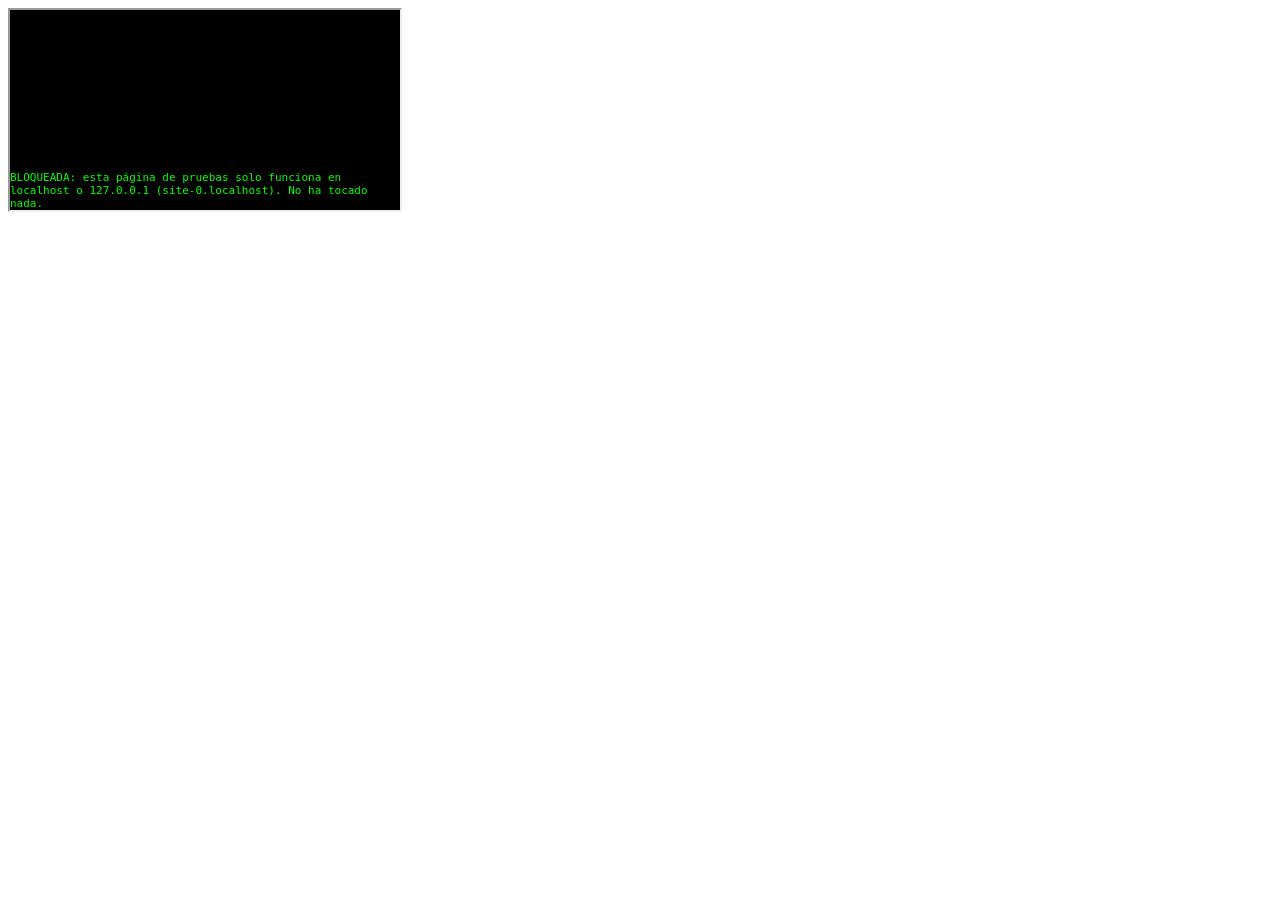
<file: tools/test/guarda.html>
<!doctype html><html><head><meta charset="utf-8"><meta name="robots" content="noindex"><title>guarda</title></head>
<body>
<iframe id="f" src="__seed.html?out=1&amp;run=1&amp;wait=1" style="width:390px;height:200px"></iframe><pre id="res"></pre>
<script>
// Comprobación de la guarda de __seed.html (la lanza «node tools/test/kit.js guarda»): carga la página de siembra en un
// iframe y mira si ha escrito en localStorage la clave de la app. Esta página solo LEE: no escribe nada en ningún host.
// kit.js la abre dos veces: en un host que no es de prueba (debe salir «escrito:no» y el aviso BLOQUEADA) y en localhost
// (debe salir «escrito:sí»: así se sabe que la comprobación detecta una escritura de verdad).
const antes=localStorage.getItem('gymtrack_v3');
setTimeout(()=>{
  let aviso='',app=false;
  try{const d=document.getElementById('f').contentDocument;aviso=(d.getElementById('out').textContent||'').slice(0,120);app=!!d.getElementById('f').getAttribute('src');}catch(e){aviso='ERROR '+e.message;}
  const escrito=localStorage.getItem('gymtrack_v3')!==antes;
  document.getElementById('res').textContent='GUARDA host:'+location.hostname+' escrito:'+(escrito?'sí':'no')+' app:'+(app?'sí':'no')+' aviso:'+JSON.stringify(aviso);
},2500);
</script></body></html>
</file>
